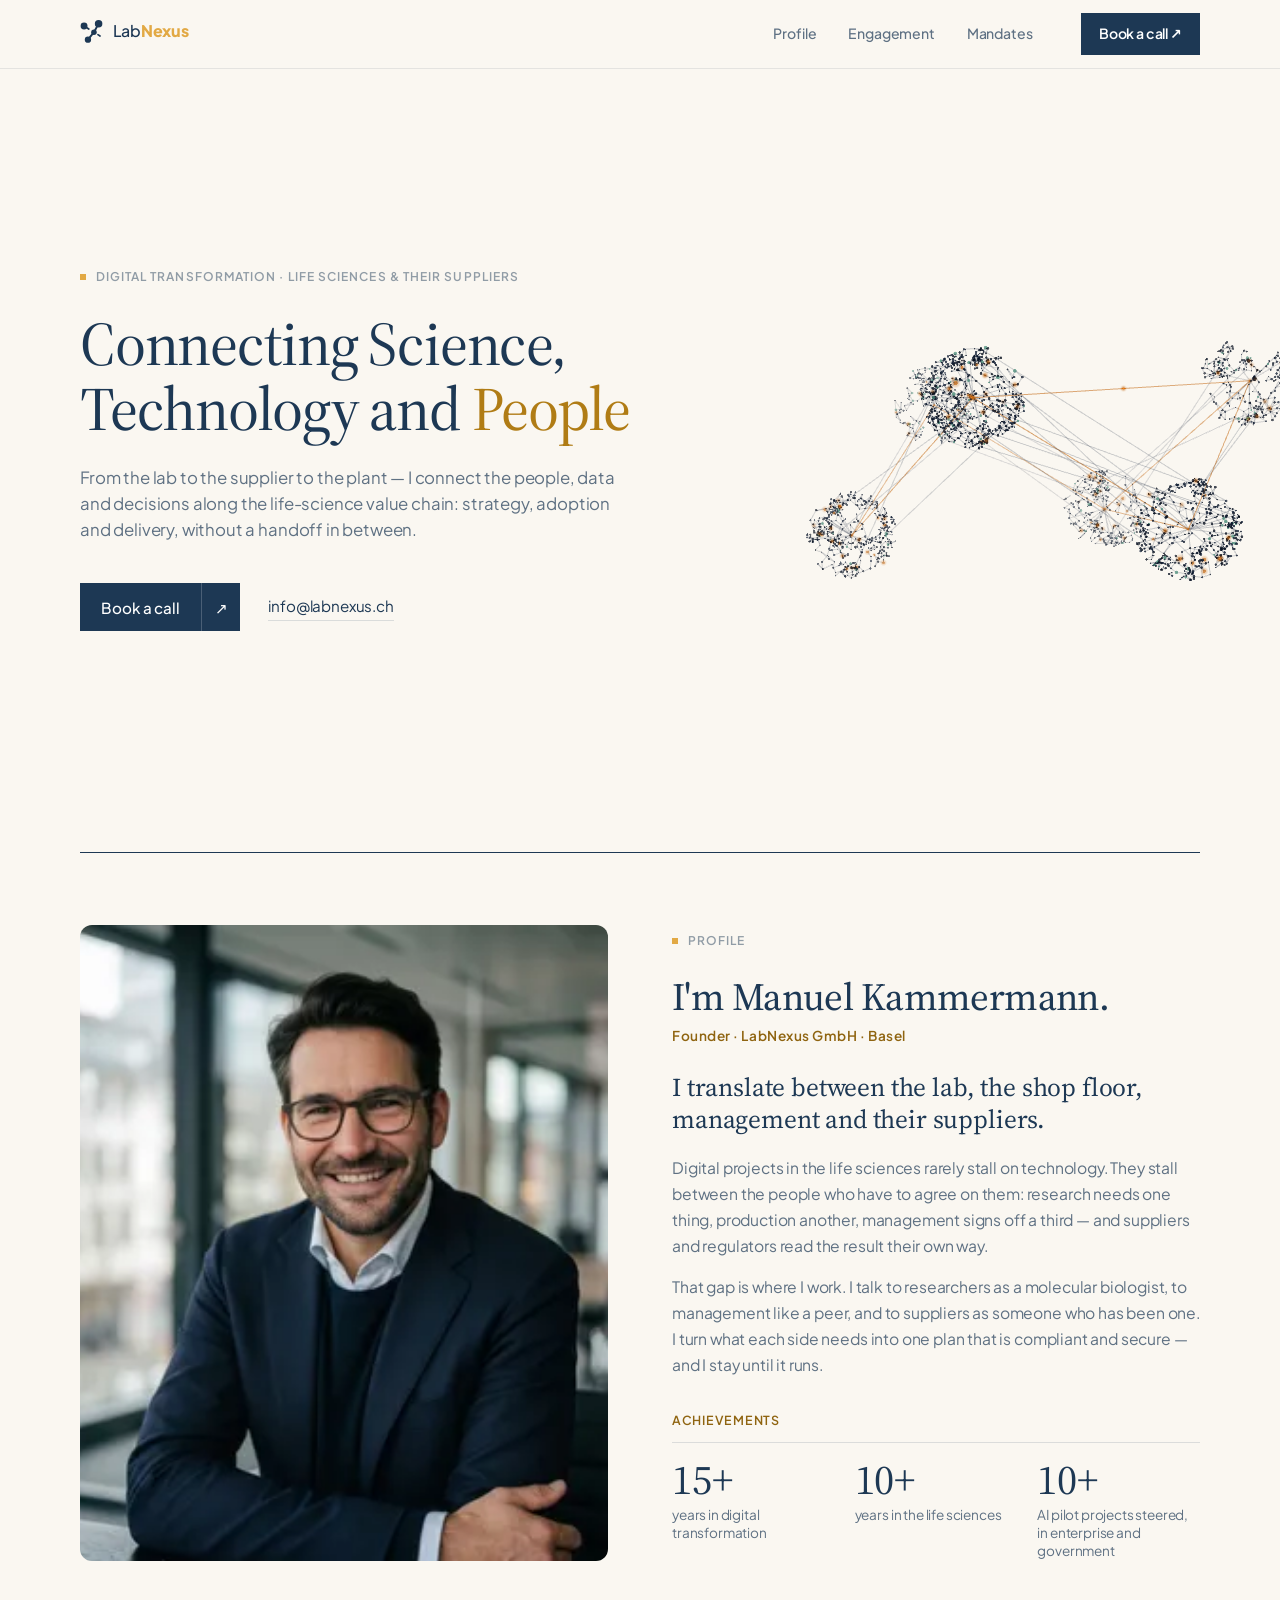
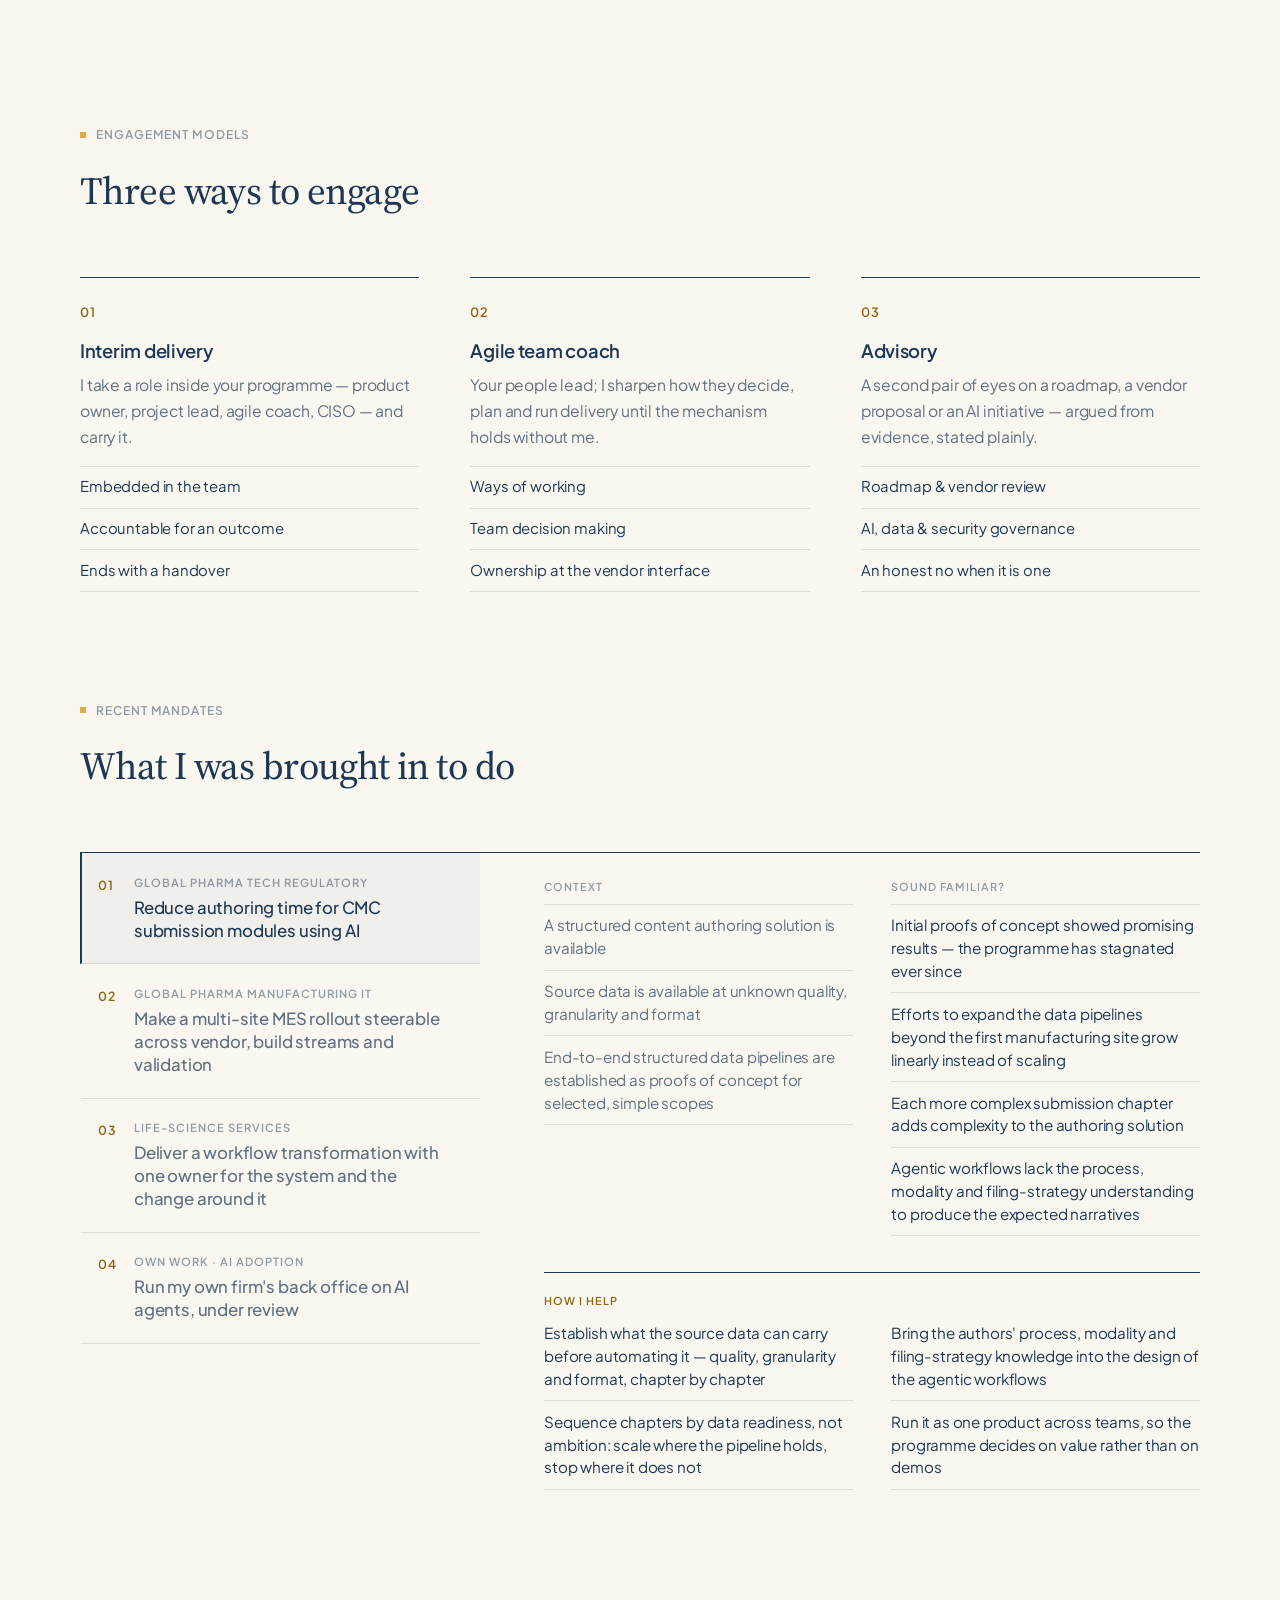
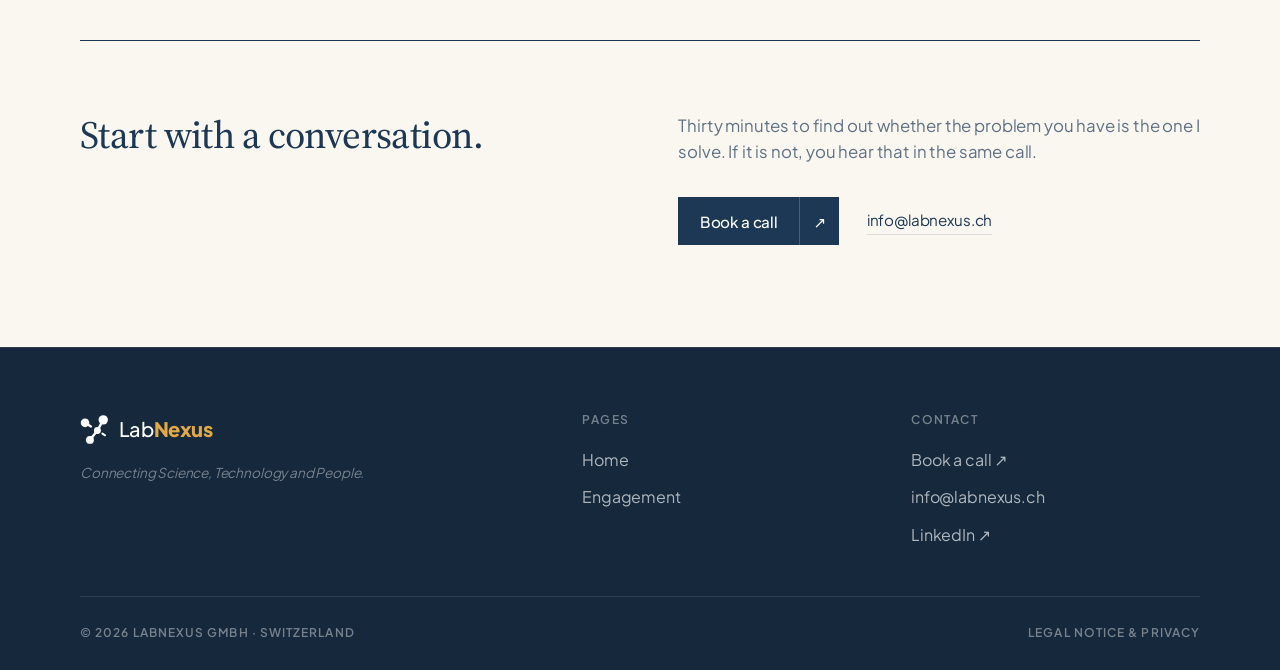
<file: index.html>
<!DOCTYPE html><html lang="en" data-astro-cid-sckkx6r4> <head><meta charset="utf-8"><meta name="viewport" content="width=device-width, initial-scale=1"><title>LabNexus — Connecting Science, Technology and People</title><meta name="description" content="Management consulting for pharma, life sciences and Swiss SMEs — digital transformation from strategy to running change."><meta property="og:title" content="LabNexus — Connecting Science, Technology and People"><meta property="og:description" content="Management consulting for pharma, life sciences and Swiss SMEs — digital transformation from strategy to running change."><meta property="og:type" content="website"><link rel="icon" href="data:,"><link rel="stylesheet" href="/_astro/index.wUlGeODl.css">
<style>.btn[data-astro-cid-vnzlvqnm]{display:inline-flex;align-items:stretch;font-family:var(--font-sans);font-weight:500;font-size:.95rem;letter-spacing:-.01em;transition:opacity .15s ease,border-color .15s ease}.text[data-astro-cid-vnzlvqnm]{display:inline-flex;align-items:center;padding:.75em 1.4em}.arrow[data-astro-cid-vnzlvqnm]{display:inline-flex;align-items:center;justify-content:center;width:2.6em}.primary[data-astro-cid-vnzlvqnm]{background:var(--navy);color:#fff;font-weight:500}.primary[data-astro-cid-vnzlvqnm] .arrow[data-astro-cid-vnzlvqnm]{border-left:1px solid rgba(255,255,255,.2)}.dark .primary[data-astro-cid-vnzlvqnm],.dark-glass .primary[data-astro-cid-vnzlvqnm]{background:var(--gold);color:var(--navy)}.dark .primary[data-astro-cid-vnzlvqnm] .arrow[data-astro-cid-vnzlvqnm],.dark-glass .primary[data-astro-cid-vnzlvqnm] .arrow[data-astro-cid-vnzlvqnm]{border-left-color:#1d38544d}.primary[data-astro-cid-vnzlvqnm]:hover{opacity:.88}.ghost[data-astro-cid-vnzlvqnm]{border:1px solid var(--hairline);color:var(--fg)}.ghost[data-astro-cid-vnzlvqnm] .arrow[data-astro-cid-vnzlvqnm]{border-left:1px solid var(--hairline)}.ghost[data-astro-cid-vnzlvqnm]:hover{border-color:var(--fg)}
</style>
<link rel="stylesheet" href="/_astro/index.CPMRPHpB.css"></head> <body class="field light" data-astro-cid-sckkx6r4> <canvas class="scene" aria-hidden="true" data-astro-cid-sckkx6r4></canvas> <header class="nav-wrap" data-astro-cid-sckkx6r4> <div class="nav" data-astro-cid-sckkx6r4> <a href="/" class="brand" aria-label="LabNexus — home" data-astro-cid-sckkx6r4><span class="logo" data-astro-cid-tvrurpns> <svg viewBox="0 0 32 32" aria-hidden="true" data-astro-cid-tvrurpns> <g stroke="currentColor" stroke-linecap="round" data-astro-cid-tvrurpns> <line x1="24.8" y1="6.2" x2="18.6" y2="17.6" stroke-width="2.6" data-astro-cid-tvrurpns></line> <line x1="18.6" y1="17.6" x2="10.6" y2="27.6" stroke-width="2.6" data-astro-cid-tvrurpns></line> <line x1="5.4" y1="9.4" x2="11.7" y2="13.3" stroke-width="2.4" data-astro-cid-tvrurpns></line> <line x1="23.9" y1="20.9" x2="26.7" y2="22.7" stroke-width="2.2" data-astro-cid-tvrurpns></line> </g> <circle cx="24.8" cy="6.2" r="5" fill="currentColor" data-astro-cid-tvrurpns></circle> <circle cx="5.4" cy="9.4" r="4.6" fill="currentColor" data-astro-cid-tvrurpns></circle> <circle cx="18.6" cy="17.6" r="3.7" fill="currentColor" data-astro-cid-tvrurpns></circle> <circle cx="10.6" cy="27.6" r="4.2" fill="currentColor" data-astro-cid-tvrurpns></circle> </svg> <span class="word" data-astro-cid-tvrurpns>Lab<span class="nexus" data-astro-cid-tvrurpns>Nexus</span></span> </span>  </a> <nav class="pills" aria-label="Primary" data-astro-cid-sckkx6r4> <a href="/#profile" data-astro-cid-sckkx6r4>Profile</a><a href="/#engage" data-astro-cid-sckkx6r4>Engagement</a><a href="/#mandates" data-astro-cid-sckkx6r4>Mandates</a> </nav> <a href="https://calendar.app.google/GWzn5e6jQNoAXdLj6" target="_blank" rel="noopener noreferrer" class="cta" data-astro-cid-sckkx6r4>
Book a call ↗
</a> <details class="menu" data-astro-cid-sckkx6r4> <summary aria-label="Menu" data-astro-cid-sckkx6r4><span data-astro-cid-sckkx6r4></span><span data-astro-cid-sckkx6r4></span></summary> <nav class="sheet" aria-label="Primary" data-astro-cid-sckkx6r4> <a href="/#profile" data-astro-cid-sckkx6r4>Profile</a><a href="/#engage" data-astro-cid-sckkx6r4>Engagement</a><a href="/#mandates" data-astro-cid-sckkx6r4>Mandates</a> <a href="https://calendar.app.google/GWzn5e6jQNoAXdLj6" target="_blank" rel="noopener noreferrer" class="sheet-cta" data-astro-cid-sckkx6r4>
Book a call ↗
</a> </nav> </details> </div> </header> <main data-astro-cid-sckkx6r4>   <section class="hero" data-scene="2" data-place="2.05,-0.05,0.55" data-astro-cid-j7pv25f6> <div class="container" data-astro-cid-j7pv25f6> <div class="hero-copy" data-astro-cid-j7pv25f6> <p class="label">Digital transformation · Life sciences &amp; their suppliers</p> <h1 class="h1" data-astro-cid-j7pv25f6>Connecting Science, Technology and <span class="accent" data-astro-cid-j7pv25f6>People</span></h1> <p class="lead" data-astro-cid-j7pv25f6>From the lab to the supplier to the plant — I connect the people, data and decisions along the life-science value chain: strategy, adoption and delivery, without a handoff in between.</p> <div class="actions" data-astro-cid-j7pv25f6> <a href="https://calendar.app.google/GWzn5e6jQNoAXdLj6" class="btn primary" target="_blank" rel="noopener noreferrer" data-astro-cid-vnzlvqnm> <span class="text" data-astro-cid-vnzlvqnm>Book a call</span> <span class="arrow" aria-hidden="true" data-astro-cid-vnzlvqnm>↗</span> </a>  <a class="mail" href="mailto:info@labnexus.ch" data-astro-cid-j7pv25f6>info@labnexus.ch</a> </div> </div> </div> </section>  <section class="paper section profile" id="profile" data-astro-cid-j7pv25f6> <div class="container" data-astro-cid-j7pv25f6> <div class="profile-row" data-astro-cid-j7pv25f6> <div class="photo-cell" data-astro-cid-j7pv25f6> <img src="/_astro/portrait-wide.e-foQbDr_Zjg71b.webp" srcset="/_astro/portrait-wide.e-foQbDr_23sQbw.webp 600w, /_astro/portrait-wide.e-foQbDr_ZD7HkY.webp 1200w, /_astro/portrait-wide.e-foQbDr_Zjg71b.webp 2000w" alt="Manuel Kammermann" sizes="(max-width: 960px) 92vw, 600px" data-astro-cid-j7pv25f6="true" loading="lazy" decoding="async" fetchpriority="auto" width="2000" height="1116" class="profile-photo"> </div> <header data-astro-cid-j7pv25f6> <p class="label">Profile</p> <h2 class="h2" data-astro-cid-j7pv25f6>I&#39;m Manuel Kammermann.</h2> <p class="role" data-astro-cid-j7pv25f6>Founder · LabNexus GmbH · Basel</p> <p class="catch" data-astro-cid-j7pv25f6>I translate between the lab, the shop floor, management and their suppliers.</p> <p class="bio" data-astro-cid-j7pv25f6>Digital projects in the life sciences rarely stall on technology. They stall between the people who have to agree on them: research needs one thing, production another, management signs off a third — and suppliers and regulators read the result their own way.</p><p class="bio" data-astro-cid-j7pv25f6>That gap is where I work. I talk to researchers as a molecular biologist, to management like a peer, and to suppliers as someone who has been one. I turn what each side needs into one plan that is compliant and secure — and I stay until it runs.</p> <p class="achievements-head" data-astro-cid-j7pv25f6>Achievements</p> <ul class="achievements" data-astro-cid-j7pv25f6> <li data-astro-cid-j7pv25f6> <span class="figure" data-astro-cid-j7pv25f6>15+</span> <span class="what" data-astro-cid-j7pv25f6>years in digital transformation</span> </li><li data-astro-cid-j7pv25f6> <span class="figure" data-astro-cid-j7pv25f6>10+</span> <span class="what" data-astro-cid-j7pv25f6>years in the life sciences</span> </li><li data-astro-cid-j7pv25f6> <span class="figure" data-astro-cid-j7pv25f6>10+</span> <span class="what" data-astro-cid-j7pv25f6>AI pilot projects steered, in enterprise and government</span> </li> </ul> </header> <div class="how" data-astro-cid-j7pv25f6>   </div> </div> </div> </section>  <section class="paper section engage" id="engage" data-astro-cid-j7pv25f6> <div class="container" data-astro-cid-j7pv25f6> <header class="head" data-astro-cid-j7pv25f6> <p class="label">Engagement models</p> <h2 class="h2" data-astro-cid-j7pv25f6>Three ways to engage</h2> </header> <div class="cols" data-astro-cid-j7pv25f6> <article class="col model" data-astro-cid-j7pv25f6> <span class="n" data-astro-cid-j7pv25f6>01</span> <h3 class="h3" data-astro-cid-j7pv25f6>Interim delivery</h3> <p data-astro-cid-j7pv25f6>I take a role inside your programme — product owner, project lead, agile coach, CISO — and carry it.</p> <ul class="rules" data-astro-cid-j7pv25f6> <li data-astro-cid-j7pv25f6>Embedded in the team</li><li data-astro-cid-j7pv25f6>Accountable for an outcome</li><li data-astro-cid-j7pv25f6>Ends with a handover</li> </ul> </article><article class="col model" data-astro-cid-j7pv25f6> <span class="n" data-astro-cid-j7pv25f6>02</span> <h3 class="h3" data-astro-cid-j7pv25f6>Agile team coach</h3> <p data-astro-cid-j7pv25f6>Your people lead; I sharpen how they decide, plan and run delivery until the mechanism holds without me.</p> <ul class="rules" data-astro-cid-j7pv25f6> <li data-astro-cid-j7pv25f6>Ways of working</li><li data-astro-cid-j7pv25f6>Team decision making</li><li data-astro-cid-j7pv25f6>Ownership at the vendor interface</li> </ul> </article><article class="col model" data-astro-cid-j7pv25f6> <span class="n" data-astro-cid-j7pv25f6>03</span> <h3 class="h3" data-astro-cid-j7pv25f6>Advisory</h3> <p data-astro-cid-j7pv25f6>A second pair of eyes on a roadmap, a vendor proposal or an AI initiative — argued from evidence, stated plainly.</p> <ul class="rules" data-astro-cid-j7pv25f6> <li data-astro-cid-j7pv25f6>Roadmap &amp; vendor review</li><li data-astro-cid-j7pv25f6>AI, data &amp; security governance</li><li data-astro-cid-j7pv25f6>An honest no when it is one</li> </ul> </article> </div> </div> </section>  <section class="paper section mandates" id="mandates" data-astro-cid-j7pv25f6> <div class="container" data-astro-cid-j7pv25f6> <header class="head" data-astro-cid-j7pv25f6> <p class="label">Recent mandates</p> <h2 class="h2" data-astro-cid-j7pv25f6>What I was brought in to do</h2> </header> <div class="tabset" data-tabset style="--n:4" data-astro-cid-225ln6w2>  <h3 class="tab" style="--r:1" data-astro-cid-225ln6w2> <button type="button" id="mandate-cmc-authoring-tab" aria-controls="mandate-cmc-authoring" aria-expanded="true" data-astro-cid-225ln6w2> <span class="n mono" data-astro-cid-225ln6w2>01</span> <span class="kicker mono" data-astro-cid-225ln6w2>Global Pharma Tech Regulatory</span> <span class="title" data-astro-cid-225ln6w2>Reduce authoring time for CMC submission modules using AI</span>   </button> </h3> <div class="detail" id="mandate-cmc-authoring" role="region" aria-labelledby="mandate-cmc-authoring-tab" data-open="true" data-astro-cid-225ln6w2> <div class="block context quiet" data-astro-cid-225ln6w2> <p class="mono bk" data-astro-cid-225ln6w2>Context</p>   <ul data-astro-cid-225ln6w2> <li data-astro-cid-225ln6w2>A structured content authoring solution is available</li><li data-astro-cid-225ln6w2>Source data is available at unknown quality, granularity and format</li><li data-astro-cid-225ln6w2>End-to-end structured data pipelines are established as proofs of concept for selected, simple scopes</li> </ul>  </div><div class="block recognise" data-astro-cid-225ln6w2> <p class="mono bk" data-astro-cid-225ln6w2>Sound familiar?</p>   <ul data-astro-cid-225ln6w2> <li data-astro-cid-225ln6w2>Initial proofs of concept showed promising results — the programme has stagnated ever since</li><li data-astro-cid-225ln6w2>Efforts to expand the data pipelines beyond the first manufacturing site grow linearly instead of scaling</li><li data-astro-cid-225ln6w2>Each more complex submission chapter adds complexity to the authoring solution</li><li data-astro-cid-225ln6w2>Agentic workflows lack the process, modality and filing-strategy understanding to produce the expected narratives</li> </ul>  </div><div class="block help wide accent" data-astro-cid-225ln6w2> <p class="mono bk" data-astro-cid-225ln6w2>How I help</p>   <ul data-astro-cid-225ln6w2> <li data-astro-cid-225ln6w2>Establish what the source data can carry before automating it — quality, granularity and format, chapter by chapter</li><li data-astro-cid-225ln6w2>Sequence chapters by data readiness, not ambition: scale where the pipeline holds, stop where it does not</li><li data-astro-cid-225ln6w2>Bring the authors&#39; process, modality and filing-strategy knowledge into the design of the agentic workflows</li><li data-astro-cid-225ln6w2>Run it as one product across teams, so the programme decides on value rather than on demos</li> </ul>  </div> </div>  <h3 class="tab" style="--r:2" data-astro-cid-225ln6w2> <button type="button" id="mandate-mes-rollout-tab" aria-controls="mandate-mes-rollout" aria-expanded="true" data-astro-cid-225ln6w2> <span class="n mono" data-astro-cid-225ln6w2>02</span> <span class="kicker mono" data-astro-cid-225ln6w2>Global Pharma Manufacturing IT</span> <span class="title" data-astro-cid-225ln6w2>Make a multi-site MES rollout steerable across vendor, build streams and validation</span>   </button> </h3> <div class="detail" id="mandate-mes-rollout" role="region" aria-labelledby="mandate-mes-rollout-tab" data-open="true" data-astro-cid-225ln6w2> <div class="block context quiet" data-astro-cid-225ln6w2> <p class="mono bk" data-astro-cid-225ln6w2>Context</p>   <ul data-astro-cid-225ln6w2> <li data-astro-cid-225ln6w2>A manufacturing execution system rolls out across a multi-site production network</li><li data-astro-cid-225ln6w2>Vendor, build streams and validation each run their own delivery cadence</li><li data-astro-cid-225ln6w2>A multi-year roadmap has to be steered and reported to senior management</li> </ul>  </div><div class="block recognise" data-astro-cid-225ln6w2> <p class="mono bk" data-astro-cid-225ln6w2>Sound familiar?</p>   <ul data-astro-cid-225ln6w2> <li data-astro-cid-225ln6w2>The technology plan is sound — the interfaces between streams are where the time goes</li><li data-astro-cid-225ln6w2>Decisions that need two parties to agree have no forum, so they surface late and get re-opened</li><li data-astro-cid-225ln6w2>Leadership asks for a transparency the plan cannot give</li> </ul>  </div><div class="block help wide accent" data-astro-cid-225ln6w2> <p class="mono bk" data-astro-cid-225ln6w2>How I help</p>   <ul data-astro-cid-225ln6w2> <li data-astro-cid-225ln6w2>Listen first: a structured interview pass from the shop floor to leadership</li><li data-astro-cid-225ln6w2>A facilitated working session that puts the real issues in the order they can be solved</li><li data-astro-cid-225ln6w2>A common way of working with named owners and explicit handover criteria — built to run without me</li> </ul>  </div> </div>  <h3 class="tab" style="--r:3" data-astro-cid-225ln6w2> <button type="button" id="mandate-workflow-transformation-tab" aria-controls="mandate-workflow-transformation" aria-expanded="true" data-astro-cid-225ln6w2> <span class="n mono" data-astro-cid-225ln6w2>03</span> <span class="kicker mono" data-astro-cid-225ln6w2>Life-Science Services</span> <span class="title" data-astro-cid-225ln6w2>Deliver a workflow transformation with one owner for the system and the change around it</span>   </button> </h3> <div class="detail" id="mandate-workflow-transformation" role="region" aria-labelledby="mandate-workflow-transformation-tab" data-open="true" data-astro-cid-225ln6w2> <div class="block context quiet" data-astro-cid-225ln6w2> <p class="mono bk" data-astro-cid-225ln6w2>Context</p>   <ul data-astro-cid-225ln6w2> <li data-astro-cid-225ln6w2>A new workflow solution replaces established ways of working</li><li data-astro-cid-225ln6w2>Project delivery, change management and testing usually sit with different roles</li> </ul>  </div><div class="block recognise" data-astro-cid-225ln6w2> <p class="mono bk" data-astro-cid-225ln6w2>Sound familiar?</p>   <ul data-astro-cid-225ln6w2> <li data-astro-cid-225ln6w2>The system goes live; the way people work does not change</li><li data-astro-cid-225ln6w2>Nobody is accountable for the distance between delivery and adoption</li><li data-astro-cid-225ln6w2>Training and testing start when the project is nearly over</li> </ul>  </div><div class="block help wide accent" data-astro-cid-225ln6w2> <p class="mono bk" data-astro-cid-225ln6w2>How I help</p>   <ul data-astro-cid-225ln6w2> <li data-astro-cid-225ln6w2>One accountable role across project management, business analysis and change</li><li data-astro-cid-225ln6w2>Stakeholders, training, and QA and test management planned from day one, not after the build</li><li data-astro-cid-225ln6w2>The decision about the system and the decision about how people will work with it, made by the same person in the same week</li> </ul>  </div> </div>  <h3 class="tab" style="--r:4" data-astro-cid-225ln6w2> <button type="button" id="mandate-own-operations-tab" aria-controls="mandate-own-operations" aria-expanded="true" data-astro-cid-225ln6w2> <span class="n mono" data-astro-cid-225ln6w2>04</span> <span class="kicker mono" data-astro-cid-225ln6w2>Own Work · AI adoption</span> <span class="title" data-astro-cid-225ln6w2>Run my own firm&#39;s back office on AI agents, under review</span>   </button> </h3> <div class="detail" id="mandate-own-operations" role="region" aria-labelledby="mandate-own-operations-tab" data-open="true" data-astro-cid-225ln6w2> <div class="block context quiet" data-astro-cid-225ln6w2> <p class="mono bk" data-astro-cid-225ln6w2>Context</p>   <ul data-astro-cid-225ln6w2> <li data-astro-cid-225ln6w2>A one-person firm still has a company&#39;s operational surface — pipeline, forecasting, knowledge, publishing, bookkeeping</li><li data-astro-cid-225ln6w2>Without the staff to run it, the back office eats the billable week</li> </ul>  </div><div class="block recognise" data-astro-cid-225ln6w2> <p class="mono bk" data-astro-cid-225ln6w2>Sound familiar?</p>   <ul data-astro-cid-225ln6w2> <li data-astro-cid-225ln6w2>AI pilots that never reach daily operations</li><li data-astro-cid-225ln6w2>Administration takes the time that should go to clients</li><li data-astro-cid-225ln6w2>Nobody can say which AI output may be used without a check</li> </ul>  </div><div class="block help wide accent" data-astro-cid-225ln6w2> <p class="mono bk" data-astro-cid-225ln6w2>How I help</p>   <ul data-astro-cid-225ln6w2> <li data-astro-cid-225ln6w2>I built it myself: a linked knowledge base, forecasting off the bookkeeping API, and AI agents doing routine departmental work under review</li><li data-astro-cid-225ln6w2>Roughly a working day a week of administration, gone</li><li data-astro-cid-225ln6w2>When I advise on AI adoption and data governance, it is from running it in production against my own money</li> </ul>  </div> </div>  </div> <script type="module">const r=window.matchMedia("(min-width: 900px)");for(const s of document.querySelectorAll("[data-tabset]")){const n=[...s.querySelectorAll(".tab button")],i=t=>document.getElementById(t.getAttribute("aria-controls")),l=(t,e)=>{t.setAttribute("aria-expanded",String(e)),i(t).dataset.open=String(e)},o=t=>n.forEach(e=>l(e,e===t)),u=()=>{const t=n.find(e=>e.getAttribute("aria-expanded")==="true");o(t??(r.matches?n[0]:null))};s.classList.add("enhanced"),o(n[0]),r.addEventListener("change",u),n.forEach((t,e)=>{t.addEventListener("click",()=>{const a=t.getAttribute("aria-expanded")==="true";r.matches?o(t):(o(a?null:t),a||t.scrollIntoView({block:"nearest",behavior:"smooth"}))}),t.addEventListener("keydown",a=>{const c={ArrowDown:e+1,ArrowUp:e-1,Home:0,End:n.length-1}[a.key];if(c===void 0)return;a.preventDefault();const d=n[(c+n.length)%n.length];d.focus(),r.matches&&o(d)})})}</script>  </div> </section>   <section class="paper section close" id="contact" data-astro-cid-j7pv25f6> <div class="container" data-astro-cid-j7pv25f6> <div class="close-row" data-astro-cid-j7pv25f6> <h2 class="h2" data-astro-cid-j7pv25f6>Start with a conversation.</h2> <div data-astro-cid-j7pv25f6> <p class="lead" data-astro-cid-j7pv25f6>
Thirty minutes to find out whether the problem you have is the one
            I solve. If it is not, you hear that in the same call.
</p> <div class="actions" data-astro-cid-j7pv25f6> <a href="https://calendar.app.google/GWzn5e6jQNoAXdLj6" class="btn primary" target="_blank" rel="noopener noreferrer" data-astro-cid-vnzlvqnm> <span class="text" data-astro-cid-vnzlvqnm>Book a call</span> <span class="arrow" aria-hidden="true" data-astro-cid-vnzlvqnm>↗</span> </a>  <a class="mail" href="mailto:info@labnexus.ch" data-astro-cid-j7pv25f6>info@labnexus.ch</a> </div> </div> </div> </div> </section>  </main> <footer class="dark footer" data-astro-cid-sz7xmlte> <div class="container" data-astro-cid-sz7xmlte> <div class="cols" data-astro-cid-sz7xmlte> <div class="brand-col" data-astro-cid-sz7xmlte> <a href="/" class="brand" data-astro-cid-sz7xmlte><span class="logo" data-astro-cid-tvrurpns> <svg viewBox="0 0 32 32" aria-hidden="true" data-astro-cid-tvrurpns> <g stroke="currentColor" stroke-linecap="round" data-astro-cid-tvrurpns> <line x1="24.8" y1="6.2" x2="18.6" y2="17.6" stroke-width="2.6" data-astro-cid-tvrurpns></line> <line x1="18.6" y1="17.6" x2="10.6" y2="27.6" stroke-width="2.6" data-astro-cid-tvrurpns></line> <line x1="5.4" y1="9.4" x2="11.7" y2="13.3" stroke-width="2.4" data-astro-cid-tvrurpns></line> <line x1="23.9" y1="20.9" x2="26.7" y2="22.7" stroke-width="2.2" data-astro-cid-tvrurpns></line> </g> <circle cx="24.8" cy="6.2" r="5" fill="currentColor" data-astro-cid-tvrurpns></circle> <circle cx="5.4" cy="9.4" r="4.6" fill="currentColor" data-astro-cid-tvrurpns></circle> <circle cx="18.6" cy="17.6" r="3.7" fill="currentColor" data-astro-cid-tvrurpns></circle> <circle cx="10.6" cy="27.6" r="4.2" fill="currentColor" data-astro-cid-tvrurpns></circle> </svg> <span class="word" data-astro-cid-tvrurpns>Lab<span class="nexus" data-astro-cid-tvrurpns>Nexus</span></span> </span> <span class="tagline" data-astro-cid-tvrurpns>Connecting Science, Technology and People.</span> </a> </div> <div class="col" data-astro-cid-sz7xmlte> <p class="mono head" data-astro-cid-sz7xmlte>PAGES</p> <a href="/" data-astro-cid-sz7xmlte>Home</a><a href="/#engage" data-astro-cid-sz7xmlte>Engagement</a> </div> <div class="col" data-astro-cid-sz7xmlte> <p class="mono head" data-astro-cid-sz7xmlte>CONTACT</p> <a href="https://calendar.app.google/GWzn5e6jQNoAXdLj6" target="_blank" rel="noopener noreferrer" data-astro-cid-sz7xmlte>
Book a call ↗
</a> <a href="mailto:info@labnexus.ch" data-astro-cid-sz7xmlte>info@labnexus.ch</a> <a href="https://www.linkedin.com/company/labnexus" target="_blank" rel="noopener noreferrer" data-astro-cid-sz7xmlte>LinkedIn ↗</a> </div> </div> <div class="bar mono" data-astro-cid-sz7xmlte> <span data-astro-cid-sz7xmlte>© 2026 LabNexus GmbH · Switzerland</span> <a href="/legal" data-astro-cid-sz7xmlte>Legal notice &amp; privacy</a> </div> </div> </footer>  <script type="module">const e=document.querySelector(".menu");e?.addEventListener("click",n=>{n.target.closest("a")&&(e.open=!1)});document.addEventListener("keydown",n=>{n.key==="Escape"&&e?.open&&(e.open=!1)});</script>  </body></html> <script type="module" src="/_astro/index.astro_astro_type_script_index_0_lang.DhPsj7eX.js"></script>
</file>
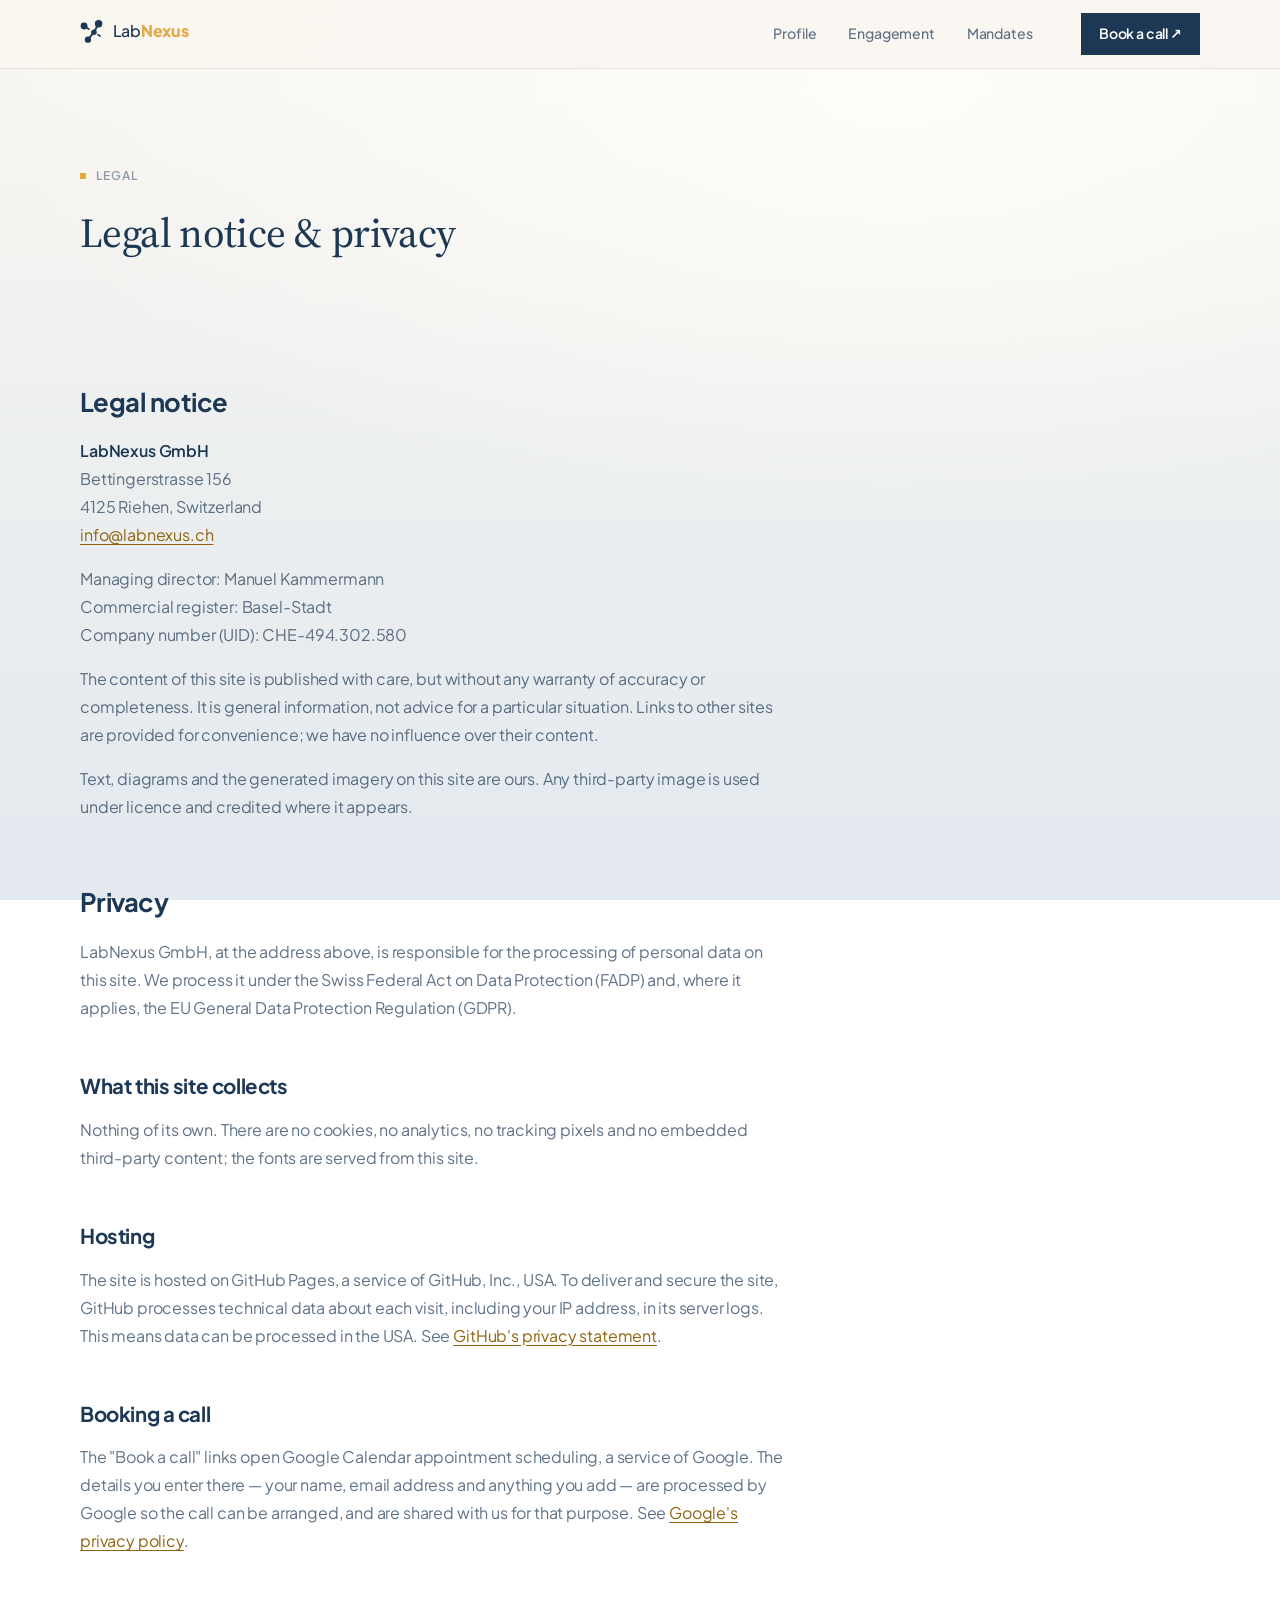
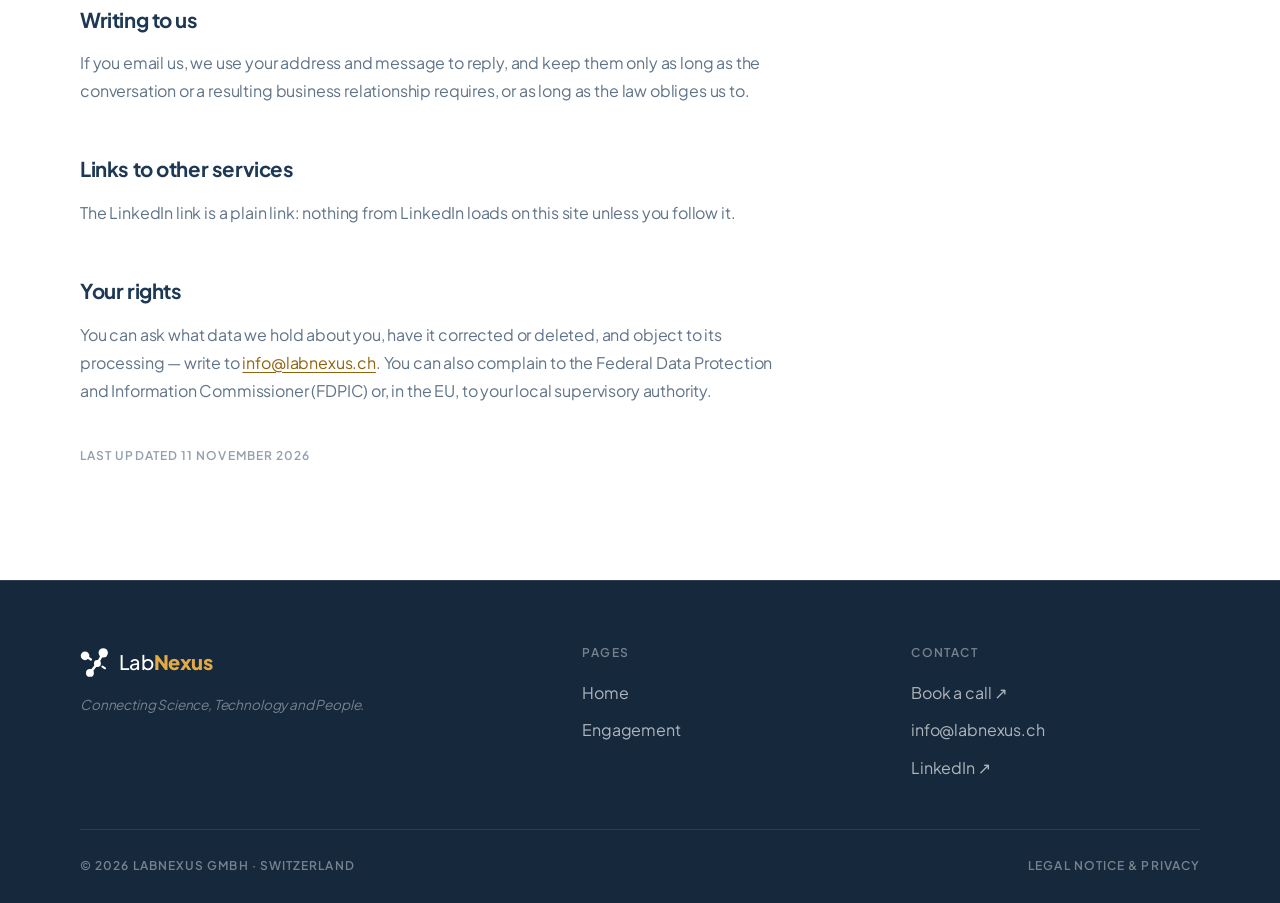
<file: legal/index.html>
<!DOCTYPE html><html lang="en" data-astro-cid-sckkx6r4> <head><meta charset="utf-8"><meta name="viewport" content="width=device-width, initial-scale=1"><title>Legal notice &amp; privacy — LabNexus</title><meta name="description" content="Legal notice and privacy statement of LabNexus GmbH."><meta property="og:title" content="Legal notice &#38; privacy — LabNexus"><meta property="og:description" content="Legal notice and privacy statement of LabNexus GmbH."><meta property="og:type" content="website"><link rel="icon" href="data:,"><link rel="stylesheet" href="/_astro/index.wUlGeODl.css">
<style>.hero[data-astro-cid-vxegh2s3]{padding:clamp(8rem,14vw,10rem) 0 clamp(1.5rem,3vw,2.5rem)}.body[data-astro-cid-vxegh2s3]{padding-top:clamp(1rem,2vw,2rem)}.prose[data-astro-cid-vxegh2s3]{max-width:44rem}.updated[data-astro-cid-vxegh2s3]{margin-top:2.5rem;color:var(--fg-3)}
</style></head> <body class="field light" data-astro-cid-sckkx6r4>  <header class="nav-wrap" data-astro-cid-sckkx6r4> <div class="nav" data-astro-cid-sckkx6r4> <a href="/" class="brand" aria-label="LabNexus — home" data-astro-cid-sckkx6r4><span class="logo" data-astro-cid-tvrurpns> <svg viewBox="0 0 32 32" aria-hidden="true" data-astro-cid-tvrurpns> <g stroke="currentColor" stroke-linecap="round" data-astro-cid-tvrurpns> <line x1="24.8" y1="6.2" x2="18.6" y2="17.6" stroke-width="2.6" data-astro-cid-tvrurpns></line> <line x1="18.6" y1="17.6" x2="10.6" y2="27.6" stroke-width="2.6" data-astro-cid-tvrurpns></line> <line x1="5.4" y1="9.4" x2="11.7" y2="13.3" stroke-width="2.4" data-astro-cid-tvrurpns></line> <line x1="23.9" y1="20.9" x2="26.7" y2="22.7" stroke-width="2.2" data-astro-cid-tvrurpns></line> </g> <circle cx="24.8" cy="6.2" r="5" fill="currentColor" data-astro-cid-tvrurpns></circle> <circle cx="5.4" cy="9.4" r="4.6" fill="currentColor" data-astro-cid-tvrurpns></circle> <circle cx="18.6" cy="17.6" r="3.7" fill="currentColor" data-astro-cid-tvrurpns></circle> <circle cx="10.6" cy="27.6" r="4.2" fill="currentColor" data-astro-cid-tvrurpns></circle> </svg> <span class="word" data-astro-cid-tvrurpns>Lab<span class="nexus" data-astro-cid-tvrurpns>Nexus</span></span> </span>  </a> <nav class="pills" aria-label="Primary" data-astro-cid-sckkx6r4> <a href="/#profile" data-astro-cid-sckkx6r4>Profile</a><a href="/#engage" data-astro-cid-sckkx6r4>Engagement</a><a href="/#mandates" data-astro-cid-sckkx6r4>Mandates</a> </nav> <a href="https://calendar.app.google/GWzn5e6jQNoAXdLj6" target="_blank" rel="noopener noreferrer" class="cta" data-astro-cid-sckkx6r4>
Book a call ↗
</a> <details class="menu" data-astro-cid-sckkx6r4> <summary aria-label="Menu" data-astro-cid-sckkx6r4><span data-astro-cid-sckkx6r4></span><span data-astro-cid-sckkx6r4></span></summary> <nav class="sheet" aria-label="Primary" data-astro-cid-sckkx6r4> <a href="/#profile" data-astro-cid-sckkx6r4>Profile</a><a href="/#engage" data-astro-cid-sckkx6r4>Engagement</a><a href="/#mandates" data-astro-cid-sckkx6r4>Mandates</a> <a href="https://calendar.app.google/GWzn5e6jQNoAXdLj6" target="_blank" rel="noopener noreferrer" class="sheet-cta" data-astro-cid-sckkx6r4>
Book a call ↗
</a> </nav> </details> </div> </header> <main data-astro-cid-sckkx6r4>  <section class="hero" data-astro-cid-vxegh2s3> <div class="container" data-astro-cid-vxegh2s3> <p class="label">Legal</p> <h1 class="h2" data-astro-cid-vxegh2s3>Legal notice &amp; privacy</h1> </div> </section> <section class="section body" data-astro-cid-vxegh2s3> <div class="container" data-astro-cid-vxegh2s3> <div class="prose" data-astro-cid-vxegh2s3> <h2 data-astro-cid-vxegh2s3>Legal notice</h2> <p data-astro-cid-vxegh2s3> <strong data-astro-cid-vxegh2s3>LabNexus GmbH</strong><br data-astro-cid-vxegh2s3>
Bettingerstrasse 156<br data-astro-cid-vxegh2s3>
4125 Riehen, Switzerland<br data-astro-cid-vxegh2s3> <a href="mailto:info@labnexus.ch" data-astro-cid-vxegh2s3>info@labnexus.ch</a> </p> <p data-astro-cid-vxegh2s3>
Managing director: Manuel Kammermann<br data-astro-cid-vxegh2s3>
Commercial register: Basel-Stadt<br data-astro-cid-vxegh2s3>
Company number (UID): CHE-494.302.580
</p> <p data-astro-cid-vxegh2s3>
The content of this site is published with care, but without any
          warranty of accuracy or completeness. It is general information, not
          advice for a particular situation. Links to other sites are provided
          for convenience; we have no influence over their content.
</p> <p data-astro-cid-vxegh2s3>
Text, diagrams and the generated imagery on this site are ours. Any
          third-party image is used under licence and credited where it appears.
</p> <h2 data-astro-cid-vxegh2s3>Privacy</h2> <p data-astro-cid-vxegh2s3>
LabNexus GmbH, at the address above, is responsible for the processing
          of personal data on this site. We process it under the Swiss Federal
          Act on Data Protection (FADP) and, where it applies, the EU General
          Data Protection Regulation (GDPR).
</p> <h3 data-astro-cid-vxegh2s3>What this site collects</h3> <p data-astro-cid-vxegh2s3>
Nothing of its own. There are no cookies, no analytics, no tracking
          pixels and no embedded third-party content; the fonts are served from
          this site.
</p> <h3 data-astro-cid-vxegh2s3>Hosting</h3> <p data-astro-cid-vxegh2s3>
The site is hosted on GitHub Pages, a service of GitHub, Inc., USA.
          To deliver and secure the site, GitHub processes technical data about
          each visit, including your IP address, in its server logs. This means
          data can be processed in the USA. See
<a href="https://docs.github.com/en/site-policy/privacy-policies/github-general-privacy-statement" target="_blank" rel="noopener noreferrer" data-astro-cid-vxegh2s3>GitHub's privacy statement</a>.
</p> <h3 data-astro-cid-vxegh2s3>Booking a call</h3> <p data-astro-cid-vxegh2s3>
The "Book a call" links open Google Calendar appointment
          scheduling, a service of Google. The details you enter there — your
          name, email address and anything you add — are processed by Google so
          the call can be arranged, and are shared with us for that purpose.
          See <a href="https://policies.google.com/privacy" target="_blank" rel="noopener noreferrer" data-astro-cid-vxegh2s3>Google's privacy policy</a>.
</p> <h3 data-astro-cid-vxegh2s3>Writing to us</h3> <p data-astro-cid-vxegh2s3>
If you email us, we use your address and message to reply, and keep
          them only as long as the conversation or a resulting business
          relationship requires, or as long as the law obliges us to.
</p> <h3 data-astro-cid-vxegh2s3>Links to other services</h3> <p data-astro-cid-vxegh2s3>
The LinkedIn link is a plain link: nothing from LinkedIn loads on this
          site unless you follow it.
</p> <h3 data-astro-cid-vxegh2s3>Your rights</h3> <p data-astro-cid-vxegh2s3>
You can ask what data we hold about you, have it corrected or deleted,
          and object to its processing — write to
<a href="mailto:info@labnexus.ch" data-astro-cid-vxegh2s3>info@labnexus.ch</a>. You can also
          complain to the Federal Data Protection and Information Commissioner
          (FDPIC) or, in the EU, to your local supervisory authority.
</p> <p class="mono updated" data-astro-cid-vxegh2s3>Last updated 11 November 2026</p> </div> </div> </section>  </main> <footer class="dark footer" data-astro-cid-sz7xmlte> <div class="container" data-astro-cid-sz7xmlte> <div class="cols" data-astro-cid-sz7xmlte> <div class="brand-col" data-astro-cid-sz7xmlte> <a href="/" class="brand" data-astro-cid-sz7xmlte><span class="logo" data-astro-cid-tvrurpns> <svg viewBox="0 0 32 32" aria-hidden="true" data-astro-cid-tvrurpns> <g stroke="currentColor" stroke-linecap="round" data-astro-cid-tvrurpns> <line x1="24.8" y1="6.2" x2="18.6" y2="17.6" stroke-width="2.6" data-astro-cid-tvrurpns></line> <line x1="18.6" y1="17.6" x2="10.6" y2="27.6" stroke-width="2.6" data-astro-cid-tvrurpns></line> <line x1="5.4" y1="9.4" x2="11.7" y2="13.3" stroke-width="2.4" data-astro-cid-tvrurpns></line> <line x1="23.9" y1="20.9" x2="26.7" y2="22.7" stroke-width="2.2" data-astro-cid-tvrurpns></line> </g> <circle cx="24.8" cy="6.2" r="5" fill="currentColor" data-astro-cid-tvrurpns></circle> <circle cx="5.4" cy="9.4" r="4.6" fill="currentColor" data-astro-cid-tvrurpns></circle> <circle cx="18.6" cy="17.6" r="3.7" fill="currentColor" data-astro-cid-tvrurpns></circle> <circle cx="10.6" cy="27.6" r="4.2" fill="currentColor" data-astro-cid-tvrurpns></circle> </svg> <span class="word" data-astro-cid-tvrurpns>Lab<span class="nexus" data-astro-cid-tvrurpns>Nexus</span></span> </span> <span class="tagline" data-astro-cid-tvrurpns>Connecting Science, Technology and People.</span> </a> </div> <div class="col" data-astro-cid-sz7xmlte> <p class="mono head" data-astro-cid-sz7xmlte>PAGES</p> <a href="/" data-astro-cid-sz7xmlte>Home</a><a href="/#engage" data-astro-cid-sz7xmlte>Engagement</a> </div> <div class="col" data-astro-cid-sz7xmlte> <p class="mono head" data-astro-cid-sz7xmlte>CONTACT</p> <a href="https://calendar.app.google/GWzn5e6jQNoAXdLj6" target="_blank" rel="noopener noreferrer" data-astro-cid-sz7xmlte>
Book a call ↗
</a> <a href="mailto:info@labnexus.ch" data-astro-cid-sz7xmlte>info@labnexus.ch</a> <a href="https://www.linkedin.com/company/labnexus" target="_blank" rel="noopener noreferrer" data-astro-cid-sz7xmlte>LinkedIn ↗</a> </div> </div> <div class="bar mono" data-astro-cid-sz7xmlte> <span data-astro-cid-sz7xmlte>© 2026 LabNexus GmbH · Switzerland</span> <a href="/legal" data-astro-cid-sz7xmlte>Legal notice &amp; privacy</a> </div> </div> </footer>  <script type="module">const e=document.querySelector(".menu");e?.addEventListener("click",n=>{n.target.closest("a")&&(e.open=!1)});document.addEventListener("keydown",n=>{n.key==="Escape"&&e?.open&&(e.open=!1)});</script>  </body></html>
</file>
<file: _astro/index.wUlGeODl.css>
@font-face{font-family:Plus Jakarta Sans Variable;font-style:normal;font-display:swap;font-weight:200 800;src:url([data-uri]) format("woff2-variations");unicode-range:U+0460-052F,U+1C80-1C8A,U+20B4,U+2DE0-2DFF,U+A640-A69F,U+FE2E-FE2F}@font-face{font-family:Plus Jakarta Sans Variable;font-style:normal;font-display:swap;font-weight:200 800;src:url(/_astro/plus-jakarta-sans-vietnamese-wght-normal.qRpaaN48.woff2) format("woff2-variations");unicode-range:U+0102-0103,U+0110-0111,U+0128-0129,U+0168-0169,U+01A0-01A1,U+01AF-01B0,U+0300-0301,U+0303-0304,U+0308-0309,U+0323,U+0329,U+1EA0-1EF9,U+20AB}@font-face{font-family:Plus Jakarta Sans Variable;font-style:normal;font-display:swap;font-weight:200 800;src:url(/_astro/plus-jakarta-sans-latin-ext-wght-normal.DmpS2jIq.woff2) format("woff2-variations");unicode-range:U+0100-02BA,U+02BD-02C5,U+02C7-02CC,U+02CE-02D7,U+02DD-02FF,U+0304,U+0308,U+0329,U+1D00-1DBF,U+1E00-1E9F,U+1EF2-1EFF,U+2020,U+20A0-20AB,U+20AD-20C0,U+2113,U+2C60-2C7F,U+A720-A7FF}@font-face{font-family:Plus Jakarta Sans Variable;font-style:normal;font-display:swap;font-weight:200 800;src:url(/_astro/plus-jakarta-sans-latin-wght-normal.eXO_dkmS.woff2) format("woff2-variations");unicode-range:U+0000-00FF,U+0131,U+0152-0153,U+02BB-02BC,U+02C6,U+02DA,U+02DC,U+0304,U+0308,U+0329,U+2000-206F,U+20AC,U+2122,U+2191,U+2193,U+2212,U+2215,U+FEFF,U+FFFD}@font-face{font-family:"Source Serif 4 Variable";font-style:normal;font-display:swap;font-weight:200 900;src:url(/_astro/source-serif-4-cyrillic-ext-opsz-normal.DIwfbPUE.woff2) format("woff2-variations");unicode-range:U+0460-052F,U+1C80-1C8A,U+20B4,U+2DE0-2DFF,U+A640-A69F,U+FE2E-FE2F}@font-face{font-family:"Source Serif 4 Variable";font-style:normal;font-display:swap;font-weight:200 900;src:url(/_astro/source-serif-4-cyrillic-opsz-normal.C0olyEE-.woff2) format("woff2-variations");unicode-range:U+0301,U+0400-045F,U+0490-0491,U+04B0-04B1,U+2116}@font-face{font-family:"Source Serif 4 Variable";font-style:normal;font-display:swap;font-weight:200 900;src:url(/_astro/source-serif-4-greek-opsz-normal.DrHU7SY7.woff2) format("woff2-variations");unicode-range:U+0370-0377,U+037A-037F,U+0384-038A,U+038C,U+038E-03A1,U+03A3-03FF}@font-face{font-family:"Source Serif 4 Variable";font-style:normal;font-display:swap;font-weight:200 900;src:url(/_astro/source-serif-4-vietnamese-opsz-normal.DX68cEVD.woff2) format("woff2-variations");unicode-range:U+0102-0103,U+0110-0111,U+0128-0129,U+0168-0169,U+01A0-01A1,U+01AF-01B0,U+0300-0301,U+0303-0304,U+0308-0309,U+0323,U+0329,U+1EA0-1EF9,U+20AB}@font-face{font-family:"Source Serif 4 Variable";font-style:normal;font-display:swap;font-weight:200 900;src:url(/_astro/source-serif-4-latin-ext-opsz-normal.HoL-AExg.woff2) format("woff2-variations");unicode-range:U+0100-02BA,U+02BD-02C5,U+02C7-02CC,U+02CE-02D7,U+02DD-02FF,U+0304,U+0308,U+0329,U+1D00-1DBF,U+1E00-1E9F,U+1EF2-1EFF,U+2020,U+20A0-20AB,U+20AD-20C4,U+2113,U+2C60-2C7F,U+A720-A7FF}@font-face{font-family:"Source Serif 4 Variable";font-style:normal;font-display:swap;font-weight:200 900;src:url(/_astro/source-serif-4-latin-opsz-normal.BpEBLj1O.woff2) format("woff2-variations");unicode-range:U+0000-00FF,U+0131,U+0152-0153,U+02BB-02BC,U+02C6,U+02DA,U+02DC,U+0304,U+0308,U+0329,U+2000-206F,U+20AC,U+2122,U+2191,U+2193,U+2212,U+2215,U+FEFF,U+FFFD}:root{--navy: #1d3854;--slate: #3d5a7a;--sand: #d9c3a6;--green: #92c4b7;--gold: #e2a944;--navy-950: #15283c;--navy-800: #294867;--paper: #faf7f1;--sand-100: #f1e9dc;--sand-200: #e7dcc6;--gold-display: #b07c15;--gold-text: #8f6410;--font-sans: "Plus Jakarta Sans Variable", system-ui, sans-serif;--font-display: "Source Serif 4 Variable", Georgia, serif;--font-code: ui-monospace, "SF Mono", monospace;--container: 1200px}.dark{background:var(--navy);color:#ffffffa8;--fg: #fff;--fg-2: rgba(255, 255, 255, .66);--fg-3: rgba(255, 255, 255, .42);--hairline: rgba(255, 255, 255, .1);--surface: var(--navy-800);--accent-ink: var(--gold);--accent-display: var(--gold);--accent-mark: var(--gold)}.light{background:var(--paper);color:#1d3854b3;--fg: var(--navy);--fg-2: rgba(29, 56, 84, .7);--fg-3: rgba(29, 56, 84, .48);--hairline: rgba(29, 56, 84, .14);--surface: var(--sand-100);--accent-ink: var(--gold-text);--accent-display: var(--gold-display);--accent-mark: var(--gold)}*,*:before,*:after{box-sizing:border-box}html{scroll-behavior:smooth}body{margin:0;background:var(--navy-950);font:400 1rem / 1.65 var(--font-sans);letter-spacing:-.01em;-webkit-font-smoothing:antialiased}.h1,.h2,.h3{margin:0;font-family:var(--font-sans);font-weight:700;color:var(--fg);text-wrap:balance}.h1,.h2{font-family:var(--font-display);font-weight:450;font-optical-sizing:auto}.h1{font-size:clamp(2.5rem,5.5vw,5rem);line-height:1.08;letter-spacing:-.02em}.h2{font-size:clamp(1.75rem,3.2vw,2.9rem);line-height:1.15;letter-spacing:-.015em}.h3{font-size:clamp(1.2rem,1.7vw,1.45rem);line-height:1.35;letter-spacing:-.015em}.lead{margin:0;font-size:clamp(1.05rem,1.3vw,1.2rem);line-height:1.55;color:var(--fg-2)}.mono{font-family:var(--font-sans);font-weight:600;font-size:.75rem;line-height:1.4;letter-spacing:.09em;text-transform:uppercase}.label{display:inline-flex;align-items:center;gap:.6rem;margin:0 0 1.5rem;font-family:var(--font-sans);font-weight:600;font-size:.75rem;letter-spacing:.09em;text-transform:uppercase;color:var(--fg-3)}.label:before{content:"";width:6px;height:6px;background:var(--accent-mark)}.accent{color:var(--accent-display)}.container{max-width:var(--container);margin-inline:auto;padding-inline:clamp(1.25rem,4vw,2.5rem)}.section{padding-block:clamp(4rem,8vw,7rem)}a{color:inherit;text-decoration:none}img{max-width:100%;display:block}.prose{max-width:44rem}.prose h2,.prose h3{font-weight:700;color:var(--fg);letter-spacing:-.02em;margin:2.5em 0 .75em;line-height:1.3}.prose h2{font-size:clamp(1.35rem,2vw,1.75rem)}.prose h3{font-size:clamp(1.15rem,1.6vw,1.35rem)}.prose p,.prose li{color:var(--fg-2);line-height:1.75}.prose li{margin-block:.4em}.prose strong{color:var(--fg);font-weight:600}.prose a{color:var(--accent-ink);text-decoration:underline;text-underline-offset:3px}.prose blockquote{margin:1.5em 0;padding-left:1.25em;border-left:2px solid var(--accent-mark);color:var(--fg)}.prose code{font-family:var(--font-code);font-size:.9em;color:var(--fg)}.prose hr{border:0;border-top:1px solid var(--hairline);margin:3em 0}.prose table{width:100%;border-collapse:collapse;margin:1.75em 0;font-size:.95rem;line-height:1.5}.prose th,.prose td{text-align:left;vertical-align:top;padding:.7em .8em;border-bottom:1px solid var(--hairline);color:var(--fg-2)}.prose th{color:var(--fg);font-weight:600;border-bottom:2px solid var(--fg)}.prose td:first-child{color:var(--fg);font-weight:600}@media(max-width:640px){.prose table,.prose thead,.prose tbody,.prose tr,.prose th,.prose td{display:block;width:100%}.prose thead{display:none}.prose tr{border-bottom:1px solid var(--hairline);padding-block:.6em}.prose td{border:0;padding:.25em 0}}.prose img{display:block;width:100%;height:auto;margin:2em 0;border-radius:12px;background:var(--paper, #faf7f1)}.logo[data-astro-cid-tvrurpns]{display:inline-flex;align-items:center;gap:.55rem;color:var(--fg)}svg[data-astro-cid-tvrurpns]{width:1.5em;height:1.5em;flex:none}.word[data-astro-cid-tvrurpns]{font-weight:500;letter-spacing:-.02em;color:var(--fg)}.nexus[data-astro-cid-tvrurpns]{font-weight:800;color:var(--gold)}.tagline[data-astro-cid-tvrurpns]{display:block;margin-top:.6rem;font-style:italic;font-size:.85rem;color:var(--fg-3)}footer[data-astro-cid-sz7xmlte].footer{background:var(--navy-950);border-top:1px solid var(--hairline)}.cols[data-astro-cid-sz7xmlte]{display:grid;grid-template-columns:1.6fr 1fr 1fr;gap:2.5rem;padding-block:clamp(3rem,5vw,4.5rem) 3rem}.brand[data-astro-cid-sz7xmlte]{display:inline-block;font-size:1.25rem}.col[data-astro-cid-sz7xmlte]{display:grid;gap:.7rem;align-content:start;justify-items:start}.head[data-astro-cid-sz7xmlte]{margin:0 0 .4rem;color:var(--fg-3);letter-spacing:.12em}.col[data-astro-cid-sz7xmlte] a[data-astro-cid-sz7xmlte]{color:var(--fg-2);transition:color .15s ease}.col[data-astro-cid-sz7xmlte] a[data-astro-cid-sz7xmlte]:hover{color:var(--gold)}.bar[data-astro-cid-sz7xmlte]{border-top:1px solid var(--hairline);padding-block:1.75rem;color:var(--fg-3);display:flex;flex-wrap:wrap;justify-content:space-between;gap:.75rem 2rem}.bar[data-astro-cid-sz7xmlte] a[data-astro-cid-sz7xmlte]{color:var(--fg-3);transition:color .15s ease}.bar[data-astro-cid-sz7xmlte] a[data-astro-cid-sz7xmlte]:hover{color:var(--fg)}@media(max-width:760px){.cols[data-astro-cid-sz7xmlte]{grid-template-columns:1fr}}.nav-wrap[data-astro-cid-sckkx6r4]{position:fixed;top:0;left:0;right:0;z-index:10;padding-inline:clamp(1.25rem,4vw,2.5rem);background:#faf7f1eb;border-bottom:1px solid rgba(29,56,84,.1);backdrop-filter:blur(12px);-webkit-backdrop-filter:blur(12px)}.nav[data-astro-cid-sckkx6r4]{pointer-events:auto;position:relative;max-width:1240px;margin-inline:auto;display:flex;align-items:center;justify-content:space-between;gap:1rem;max-width:calc(var(--container) - 2 * 2.5rem);height:4.25rem}.brand[data-astro-cid-sckkx6r4]{font-size:1rem;color:var(--navy)}.pills[data-astro-cid-sckkx6r4]{display:flex;gap:2rem;margin-left:auto;margin-right:2rem}.pills[data-astro-cid-sckkx6r4] a[data-astro-cid-sckkx6r4]{padding:.4rem 0;font-size:.88rem;font-weight:500;color:var(--fg-2);border-bottom:1px solid transparent;transition:color .15s ease,border-color .15s ease}.pills[data-astro-cid-sckkx6r4] a[data-astro-cid-sckkx6r4]:hover,.pills[data-astro-cid-sckkx6r4] a[data-astro-cid-sckkx6r4][aria-current=page]{color:var(--navy);border-color:var(--navy)}.cta[data-astro-cid-sckkx6r4]{padding:.6rem 1.15rem;background:var(--navy);color:#fff;font-size:.88rem;font-weight:600;white-space:nowrap;transition:background .15s ease}.cta[data-astro-cid-sckkx6r4]:hover{background:var(--slate)}.menu[data-astro-cid-sckkx6r4]{display:none}.menu[data-astro-cid-sckkx6r4] summary[data-astro-cid-sckkx6r4]{list-style:none;cursor:pointer;width:2.6rem;height:2.6rem;background:var(--navy);display:grid;place-content:center;gap:5px}.menu[data-astro-cid-sckkx6r4] summary[data-astro-cid-sckkx6r4]::-webkit-details-marker{display:none}.menu[data-astro-cid-sckkx6r4] summary[data-astro-cid-sckkx6r4] span[data-astro-cid-sckkx6r4]{display:block;width:16px;height:1.5px;background:#fff;transition:transform .2s ease}.menu[data-astro-cid-sckkx6r4][open] summary[data-astro-cid-sckkx6r4] span[data-astro-cid-sckkx6r4]:first-child{transform:translateY(3.25px) rotate(45deg)}.menu[data-astro-cid-sckkx6r4][open] summary[data-astro-cid-sckkx6r4] span[data-astro-cid-sckkx6r4]:last-child{transform:translateY(-3.25px) rotate(-45deg)}.sheet[data-astro-cid-sckkx6r4]{position:absolute;top:calc(100% + .5rem);left:0;right:0;display:grid;padding:.5rem;background:#faf7f1fa;border:1px solid rgba(29,56,84,.1);box-shadow:0 24px 60px -24px #1d385459;backdrop-filter:blur(16px) saturate(1.2);-webkit-backdrop-filter:blur(16px) saturate(1.2)}.sheet[data-astro-cid-sckkx6r4] a[data-astro-cid-sckkx6r4]{padding:.9rem 1rem;color:var(--navy);font-weight:600}.sheet[data-astro-cid-sckkx6r4] a[data-astro-cid-sckkx6r4][aria-current=page]{background:#fff}.sheet[data-astro-cid-sckkx6r4] .sheet-cta[data-astro-cid-sckkx6r4]{margin-top:.35rem;background:var(--navy);color:#fff;text-align:center}@media(max-width:900px){.pills[data-astro-cid-sckkx6r4]{display:none}.menu[data-astro-cid-sckkx6r4]{display:block}}@media(max-width:480px){.cta[data-astro-cid-sckkx6r4]{display:none}}body.field{background:radial-gradient(120% 80% at 70% 10%,#fffdf8 0%,transparent 60%),linear-gradient(180deg,var(--paper) 0%,#eef0f0 45%,#e3e9ef 100%);background-attachment:fixed;--glass: rgba(250, 247, 241, .62);--glass-strong: rgba(250, 247, 241, .82);--glass-edge: rgba(255, 255, 255, .7);--glass-shadow: 0 1px 0 rgba(255, 255, 255, .6) inset, 0 18px 50px -24px rgba(29, 56, 84, .28)}.field .scene{position:fixed;inset:0;width:100vw;height:100vh;z-index:0;pointer-events:none}.field main,.field .footer{position:relative;z-index:1}.field .glass{background:var(--glass);border:1px solid var(--glass-edge);border-radius:18px;box-shadow:var(--glass-shadow);backdrop-filter:blur(14px) saturate(1.15);-webkit-backdrop-filter:blur(14px) saturate(1.15)}.field .dark-glass{--fg: #fff;--fg-2: rgba(255, 255, 255, .7);--fg-3: rgba(255, 255, 255, .5);--hairline: rgba(255, 255, 255, .12);--surface: rgba(255, 255, 255, .06);--accent-display: var(--gold);--accent-ink: var(--gold);--accent-mark: var(--gold);background:#15283cdb;border-color:#ffffff1f;color:var(--fg-2);padding:clamp(2rem,5vw,4rem);border-radius:24px}.field .cta-card{max-width:40rem;padding:clamp(2rem,5vw,3.5rem);border-radius:24px;background:#1d3854e0;backdrop-filter:blur(14px);-webkit-backdrop-filter:blur(14px);box-shadow:0 30px 80px -30px #15283c99}.field .cta-card .h2{margin-bottom:1rem}.field .actions{display:flex;flex-wrap:wrap;gap:.75rem;margin-top:2rem}.field .on-field :is(.ghost){background:#faf7f199;backdrop-filter:blur(8px);-webkit-backdrop-filter:blur(8px)}.field .stage{min-height:95vh;display:flex;align-items:center}.field .stage>.container,.field .page-hero>.container{width:100%}.field .panel{max-width:34rem}.field .stage.right .panel{margin-left:auto}.field .panel .h2{margin-bottom:1.25rem}.field .page-hero{min-height:92svh;display:flex;align-items:center;padding:8rem 0 4rem}.field .page-hero .copy{max-width:38rem}.field .page-hero .h1{margin-bottom:1.25rem}.field .ticks{list-style:none;margin:2rem 0 0;padding:0;display:grid;gap:.75rem}.field .ticks li{position:relative;padding:.85rem 1rem .85rem 2.6rem;background:var(--glass);border:1px solid var(--glass-edge);border-radius:12px;color:var(--fg);backdrop-filter:blur(10px);-webkit-backdrop-filter:blur(10px)}.field .ticks li:before{content:"";position:absolute;left:1.05rem;top:50%;width:10px;height:10px;margin-top:-5px;border:1.5px solid var(--slate);border-radius:2px}@media(max-width:760px){.field .stage{min-height:0}.field .panel{max-width:none}.field .page-hero.has-scene{min-height:0;padding-top:46svh}.field .page-hero{min-height:0;padding-top:7.5rem}}
</file>
<file: _astro/index.CPMRPHpB.css>
.tabset[data-astro-cid-225ln6w2]{border-top:1px solid var(--fg)}.tab[data-astro-cid-225ln6w2]{margin:0;font:inherit}.tab[data-astro-cid-225ln6w2] button[data-astro-cid-225ln6w2]{position:relative;display:grid;grid-template-columns:2.25rem 1fr;gap:.3rem 0;width:100%;padding:1.25rem 2.5rem 1.25rem 0;background:none;border:0;border-bottom:1px solid var(--hairline);color:inherit;font:inherit;text-align:left;cursor:pointer;scroll-margin-top:5rem}.tab[data-astro-cid-225ln6w2] .n[data-astro-cid-225ln6w2]{grid-row:1 / span 2;color:var(--accent-ink);font-size:.78rem;font-weight:600;letter-spacing:.06em;padding-top:.1rem}.tab[data-astro-cid-225ln6w2] .kicker[data-astro-cid-225ln6w2]{color:var(--fg-3);font-size:.7rem}.tab[data-astro-cid-225ln6w2] .title[data-astro-cid-225ln6w2],.tab[data-astro-cid-225ln6w2] .sub[data-astro-cid-225ln6w2]{grid-column:2}.tab[data-astro-cid-225ln6w2] .title[data-astro-cid-225ln6w2]{color:var(--fg);font-size:1.05rem;font-weight:500;line-height:1.38;letter-spacing:-.01em}.tab[data-astro-cid-225ln6w2] .sub[data-astro-cid-225ln6w2]{color:var(--fg-2);font-size:.88rem;line-height:1.45}.tab[data-astro-cid-225ln6w2] button[data-astro-cid-225ln6w2]:focus-visible{outline:2px solid var(--navy);outline-offset:-2px}.hidden-badge[data-astro-cid-225ln6w2]{grid-column:2;justify-self:start;margin-top:.35rem;font-size:.62rem;padding:.1rem .45rem;border:1px dashed var(--fg-3);color:var(--fg-3)}.detail[data-astro-cid-225ln6w2]{padding:1.5rem 0 2.25rem 2.25rem;border-bottom:1px solid var(--hairline)}.block[data-astro-cid-225ln6w2]+.block[data-astro-cid-225ln6w2]{margin-top:1.75rem}.bk[data-astro-cid-225ln6w2]{margin:0 0 .6rem;color:var(--fg-3);font-size:.68rem}.accent[data-astro-cid-225ln6w2] .bk[data-astro-cid-225ln6w2]{color:var(--accent-ink)}.block[data-astro-cid-225ln6w2] h4[data-astro-cid-225ln6w2]{margin:.2rem 0 .4rem;font-size:1.05rem;font-weight:600;color:var(--fg)}.block[data-astro-cid-225ln6w2] .text[data-astro-cid-225ln6w2]{margin:0;color:var(--fg);font-size:.95rem;line-height:1.55}.block[data-astro-cid-225ln6w2] .foot[data-astro-cid-225ln6w2]{margin:1rem 0 0;color:var(--accent-ink);font-size:.88rem;font-weight:500}.detail[data-astro-cid-225ln6w2] ul[data-astro-cid-225ln6w2]{list-style:none;margin:0;padding:0}.detail[data-astro-cid-225ln6w2] li[data-astro-cid-225ln6w2]{padding:.6rem 0;border-top:1px solid var(--hairline);color:var(--fg);font-size:.95rem;line-height:1.5}.detail[data-astro-cid-225ln6w2] li[data-astro-cid-225ln6w2]:last-child{border-bottom:1px solid var(--hairline)}.quiet[data-astro-cid-225ln6w2] li[data-astro-cid-225ln6w2]{color:var(--fg-2)}.enhanced[data-astro-cid-225ln6w2] .tab[data-astro-cid-225ln6w2] button[data-astro-cid-225ln6w2]:after{content:"";position:absolute;right:.35rem;top:1.55rem;width:.5rem;height:.5rem;border-right:1.5px solid var(--fg-2);border-bottom:1.5px solid var(--fg-2);transform:rotate(45deg);transition:transform .2s ease}.enhanced[data-astro-cid-225ln6w2] .tab[data-astro-cid-225ln6w2] button[data-astro-cid-225ln6w2][aria-expanded=true]:after{transform:translateY(.2rem) rotate(-135deg)}.enhanced[data-astro-cid-225ln6w2] .detail[data-astro-cid-225ln6w2][data-open=false]{display:none}@media(min-width:900px){.tabset[data-astro-cid-225ln6w2].enhanced{display:grid;grid-template-columns:minmax(18rem,25rem) minmax(0,1fr);grid-template-rows:repeat(var(--n),auto) 1fr;column-gap:clamp(2.5rem,5vw,4.5rem)}.enhanced[data-astro-cid-225ln6w2] .tab[data-astro-cid-225ln6w2]{grid-column:1;grid-row:var(--r)}.enhanced[data-astro-cid-225ln6w2] .tab[data-astro-cid-225ln6w2] button[data-astro-cid-225ln6w2]{padding:1.35rem 1.5rem 1.35rem 1rem;border-left:2px solid transparent;transition:background .15s ease,border-color .15s ease}.enhanced[data-astro-cid-225ln6w2] .tab[data-astro-cid-225ln6w2] button[data-astro-cid-225ln6w2]:after{display:none}.enhanced[data-astro-cid-225ln6w2] .tab[data-astro-cid-225ln6w2] .title[data-astro-cid-225ln6w2]{color:var(--fg-2);transition:color .15s ease}.enhanced[data-astro-cid-225ln6w2] .tab[data-astro-cid-225ln6w2] button[data-astro-cid-225ln6w2]:hover .title[data-astro-cid-225ln6w2],.enhanced[data-astro-cid-225ln6w2] .tab[data-astro-cid-225ln6w2] button[data-astro-cid-225ln6w2][aria-expanded=true] .title[data-astro-cid-225ln6w2]{color:var(--fg)}.enhanced[data-astro-cid-225ln6w2] .tab[data-astro-cid-225ln6w2] button[data-astro-cid-225ln6w2][aria-expanded=true]{border-left-color:var(--navy);background:#1d38540a}.enhanced[data-astro-cid-225ln6w2] .detail[data-astro-cid-225ln6w2]{grid-column:2;grid-row:1 / -1;padding:1.6rem 0 0;border-bottom:0}.enhanced[data-astro-cid-225ln6w2] .detail[data-astro-cid-225ln6w2][data-open=false]{visibility:hidden}.enhanced[data-astro-cid-225ln6w2] .detail[data-astro-cid-225ln6w2][data-open]{display:grid;grid-template-columns:repeat(2,minmax(0,1fr));align-content:start;gap:2.25rem clamp(1.75rem,3vw,2.75rem)}.enhanced[data-astro-cid-225ln6w2] .block[data-astro-cid-225ln6w2]+.block[data-astro-cid-225ln6w2]{margin-top:0}.enhanced[data-astro-cid-225ln6w2] .wide[data-astro-cid-225ln6w2]{grid-column:1 / -1;padding-top:1.25rem;border-top:1px solid var(--fg)}.enhanced[data-astro-cid-225ln6w2] .wide[data-astro-cid-225ln6w2] ul[data-astro-cid-225ln6w2]{columns:2;column-gap:clamp(1.75rem,3vw,2.75rem)}.enhanced[data-astro-cid-225ln6w2] .wide[data-astro-cid-225ln6w2] li[data-astro-cid-225ln6w2]{break-inside:avoid;border-top:0;border-bottom:1px solid var(--hairline)}.enhanced[data-astro-cid-225ln6w2] .wide[data-astro-cid-225ln6w2] .bk[data-astro-cid-225ln6w2]{margin-bottom:.25rem}}@media(prefers-reduced-motion:reduce){.tab[data-astro-cid-225ln6w2] button[data-astro-cid-225ln6w2],.tab[data-astro-cid-225ln6w2] button[data-astro-cid-225ln6w2]:after,.tab[data-astro-cid-225ln6w2] .title[data-astro-cid-225ln6w2]{transition:none}}body.field{background:var(--paper)}.paper[data-astro-cid-j7pv25f6]{position:relative;background:var(--paper)}.h1[data-astro-cid-j7pv25f6]{font-size:clamp(2.5rem,4.8vw,4.3rem);line-height:1.06}.h2[data-astro-cid-j7pv25f6]{font-size:clamp(1.85rem,3vw,2.7rem)}.h3[data-astro-cid-j7pv25f6]{font-weight:600;font-size:1.15rem;letter-spacing:-.015em}.hero[data-astro-cid-j7pv25f6]{min-height:92svh;display:flex;align-items:center;padding:8rem 0 4rem}.hero[data-astro-cid-j7pv25f6]>.container[data-astro-cid-j7pv25f6]{width:100%}.hero-copy[data-astro-cid-j7pv25f6]{max-width:41rem}.hero[data-astro-cid-j7pv25f6] .h1[data-astro-cid-j7pv25f6]{margin-bottom:1.5rem}.hero[data-astro-cid-j7pv25f6] .lead[data-astro-cid-j7pv25f6]{max-width:34rem}.actions[data-astro-cid-j7pv25f6]{display:flex;flex-wrap:wrap;align-items:center;gap:1rem 1.75rem;margin-top:2.5rem}.mail[data-astro-cid-j7pv25f6]{color:var(--fg);font-size:.95rem;border-bottom:1px solid var(--hairline);padding-bottom:2px;transition:border-color .15s ease}.mail[data-astro-cid-j7pv25f6]:hover{border-color:var(--fg)}.head[data-astro-cid-j7pv25f6]{max-width:40rem;margin-bottom:clamp(2.5rem,5vw,4rem)}.cols[data-astro-cid-j7pv25f6]{display:grid;grid-template-columns:repeat(auto-fit,minmax(min(100%,18rem),1fr));gap:0 clamp(2rem,4vw,3.5rem)}.col[data-astro-cid-j7pv25f6]{position:relative;display:flex;flex-direction:column;padding-top:1.5rem;border-top:1px solid var(--fg)}.col[data-astro-cid-j7pv25f6] .n[data-astro-cid-j7pv25f6]{color:var(--accent-ink);font-size:.8rem;font-weight:600;letter-spacing:.06em;margin-bottom:1rem}.col[data-astro-cid-j7pv25f6] .h3[data-astro-cid-j7pv25f6]{margin:0 0 .5rem}.col[data-astro-cid-j7pv25f6] p[data-astro-cid-j7pv25f6]{margin:0}.rules[data-astro-cid-j7pv25f6]{list-style:none;margin:1rem 0 0;padding:0}.rules[data-astro-cid-j7pv25f6] li[data-astro-cid-j7pv25f6]{padding:.6rem 0;border-top:1px solid var(--hairline);color:var(--fg);font-size:.93rem;line-height:1.45}.rules[data-astro-cid-j7pv25f6] li[data-astro-cid-j7pv25f6]:last-child{border-bottom:1px solid var(--hairline)}.engage[data-astro-cid-j7pv25f6],.mandates[data-astro-cid-j7pv25f6],.start[data-astro-cid-j7pv25f6]{padding-top:0}.model[data-astro-cid-j7pv25f6] p[data-astro-cid-j7pv25f6]{font-size:.98rem}.profile[data-astro-cid-j7pv25f6]{padding-top:clamp(1rem,2vw,1.5rem)}.profile-row[data-astro-cid-j7pv25f6]{display:grid;grid-template-columns:minmax(0,1fr) minmax(0,1fr);gap:3.5rem clamp(2rem,5vw,4rem);padding-top:clamp(3rem,6vw,4.5rem);border-top:1px solid var(--fg)}.photo-cell[data-astro-cid-j7pv25f6]{position:relative;min-height:26rem}.how[data-astro-cid-j7pv25f6]{grid-column:1 / -1}.profile-photo[data-astro-cid-j7pv25f6]{position:absolute;inset:0;width:100%;height:100%;object-fit:cover;object-position:50% 30%;border-radius:12px}.profile[data-astro-cid-j7pv25f6] .h2[data-astro-cid-j7pv25f6]{margin:0 0 .35rem}.profile[data-astro-cid-j7pv25f6] .role[data-astro-cid-j7pv25f6]{color:var(--accent-ink);font-size:.85rem;font-weight:600;letter-spacing:.04em;margin:0 0 1.5rem}.profile[data-astro-cid-j7pv25f6] .catch[data-astro-cid-j7pv25f6]{margin:0 0 .4rem;font-family:var(--font-display);font-size:clamp(1.3rem,2.2vw,1.6rem);line-height:1.25;color:var(--fg)}.profile[data-astro-cid-j7pv25f6] .catch[data-astro-cid-j7pv25f6]{margin-bottom:1.25rem}.profile[data-astro-cid-j7pv25f6] .bio[data-astro-cid-j7pv25f6]{max-width:34rem;font-size:.98rem}.achievements-head[data-astro-cid-j7pv25f6]{margin:2rem 0 .75rem;color:var(--accent-ink);font-size:.78rem;font-weight:600;letter-spacing:.06em;text-transform:uppercase}.achievements[data-astro-cid-j7pv25f6]{list-style:none;margin:0;padding:1rem 0 0;border-top:1px solid var(--hairline);display:grid;grid-template-columns:repeat(3,minmax(0,1fr));gap:1.25rem}.achievements[data-astro-cid-j7pv25f6] li[data-astro-cid-j7pv25f6]{display:flex;flex-direction:column;gap:.3rem}.achievements[data-astro-cid-j7pv25f6] .figure[data-astro-cid-j7pv25f6]{font-family:var(--font-display);font-size:clamp(2rem,3.4vw,2.6rem);line-height:1;color:var(--navy)}.achievements[data-astro-cid-j7pv25f6] .what[data-astro-cid-j7pv25f6]{color:var(--fg-2);font-size:.85rem;line-height:1.35}@media(max-width:560px){.achievements[data-astro-cid-j7pv25f6]{grid-template-columns:1fr;gap:.9rem}.achievements[data-astro-cid-j7pv25f6] li[data-astro-cid-j7pv25f6]{flex-direction:row;align-items:baseline;gap:1rem}.achievements[data-astro-cid-j7pv25f6] .figure[data-astro-cid-j7pv25f6]{min-width:4.2rem}}.quote[data-astro-cid-j7pv25f6]{margin:0 0 2.5rem;padding-left:1.25rem;border-left:3px solid var(--accent-ink)}.quote[data-astro-cid-j7pv25f6] blockquote[data-astro-cid-j7pv25f6]{margin:0;font-family:var(--font-display, inherit);font-size:clamp(1.25rem,2.2vw,1.6rem);line-height:1.3;color:var(--fg)}.quote[data-astro-cid-j7pv25f6] figcaption[data-astro-cid-j7pv25f6]{margin-top:.6rem;color:var(--fg-2);font-size:.85rem}.quote[data-astro-cid-j7pv25f6] .hold[data-astro-cid-j7pv25f6]{display:inline-block;margin:0 0 .6rem;padding:.15rem .5rem;border:1px dashed var(--accent-ink);border-radius:4px;color:var(--accent-ink);font-size:.72rem;font-weight:600;letter-spacing:.06em;text-transform:uppercase}.strengths-head[data-astro-cid-j7pv25f6]{margin:0 0 1rem;color:var(--fg-2);font-size:.8rem;font-weight:600;letter-spacing:.06em;text-transform:uppercase}.strengths[data-astro-cid-j7pv25f6]{list-style:none;margin:0;padding:0}.strengths[data-astro-cid-j7pv25f6] li[data-astro-cid-j7pv25f6]{display:grid;grid-template-columns:2.25rem 9.5rem minmax(0,1fr);gap:.25rem 1rem;align-items:baseline;padding:.85rem 0;border-top:1px solid var(--hairline)}.strengths[data-astro-cid-j7pv25f6] li[data-astro-cid-j7pv25f6]:last-child{border-bottom:1px solid var(--hairline)}.strengths[data-astro-cid-j7pv25f6] .n[data-astro-cid-j7pv25f6]{color:var(--accent-ink);font-size:.8rem;font-weight:600;letter-spacing:.06em}.strengths[data-astro-cid-j7pv25f6] .theme[data-astro-cid-j7pv25f6]{color:var(--fg);font-weight:600}.strengths[data-astro-cid-j7pv25f6] .line[data-astro-cid-j7pv25f6]{color:var(--fg-2);font-size:.93rem;line-height:1.45}.close[data-astro-cid-j7pv25f6]{padding-top:clamp(2rem,4vw,3rem)}.close-row[data-astro-cid-j7pv25f6]{display:grid;grid-template-columns:minmax(0,1fr) minmax(0,1fr);gap:2rem clamp(2rem,6vw,5rem);padding-top:clamp(3rem,6vw,4.5rem);border-top:1px solid var(--fg)}.close[data-astro-cid-j7pv25f6] .actions[data-astro-cid-j7pv25f6]{margin-top:2rem}@media(max-width:960px){.profile-row[data-astro-cid-j7pv25f6]{grid-template-columns:1fr}.photo-cell[data-astro-cid-j7pv25f6]{min-height:0}.profile-photo[data-astro-cid-j7pv25f6]{position:static;height:auto;aspect-ratio:16 / 9}.close-row[data-astro-cid-j7pv25f6]{grid-template-columns:1fr}}@media(max-width:760px){.hero[data-astro-cid-j7pv25f6]{min-height:0;padding-top:44svh}.cols[data-astro-cid-j7pv25f6]{gap:3rem}.profile-photo[data-astro-cid-j7pv25f6]{aspect-ratio:4 / 3;object-position:52% 30%}.strengths[data-astro-cid-j7pv25f6] li[data-astro-cid-j7pv25f6]{grid-template-columns:2.25rem minmax(0,1fr)}.strengths[data-astro-cid-j7pv25f6] .line[data-astro-cid-j7pv25f6]{grid-column:2}}
</file>
